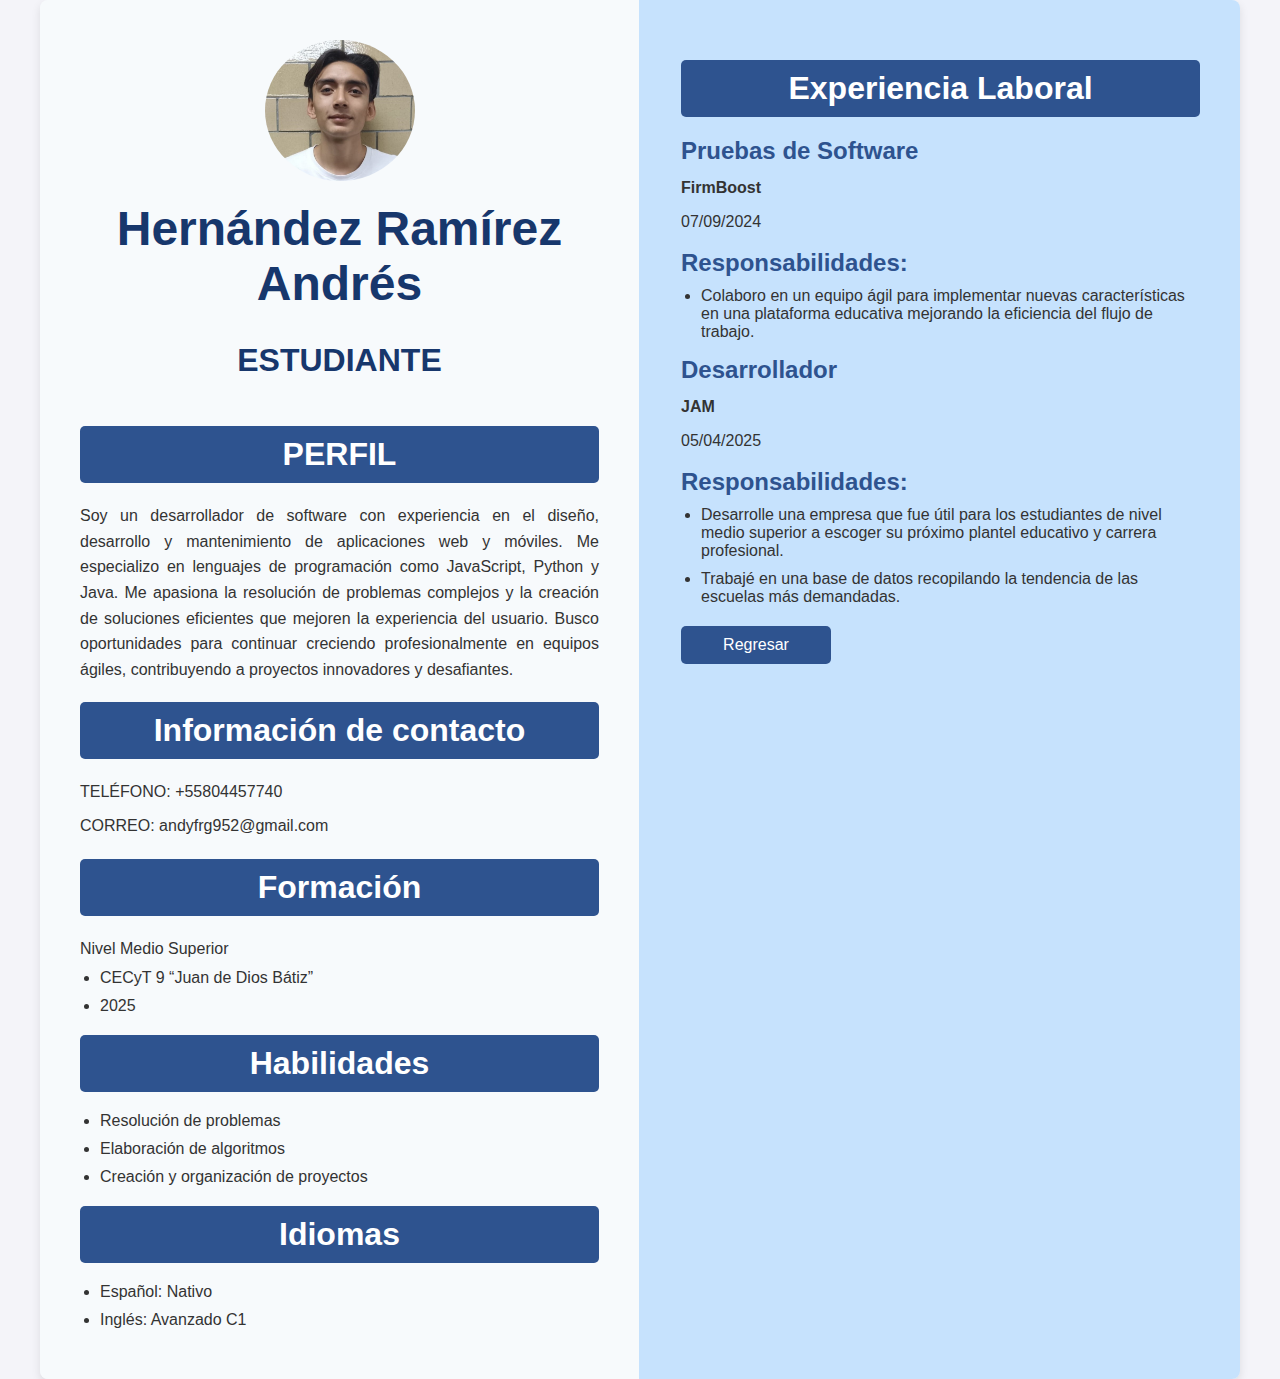
<file: CV-Andres.html>
<html>

<head>
    <meta charset="UTF-8">
    <meta name="viewport" content="width=device-width, initial-scale=1.0">
    <title>Curriculum</title>
    <style>
        body {
            margin: 0;
            padding: 0;
            height: 100%;
            font-family: Arial, sans-serif;
            background-color: #f4f4f9;
            color: #333;
        }

        .contenedor {
            display: flex;
            flex-direction: row;
            max-width: 1200px;
            margin: auto;
            min-height: 100vh;
            box-shadow: 0 4px 10px rgba(0, 0, 0, 0.1);
            border-radius: 8px;
            overflow: hidden;
        }

        .izquierda {
            background-color: #f7fafc;
            padding: 40px;
            flex: 1;
            border-right: 2px solid #c6e2fd;
        }

        .derecha {
            background-color: #c6e2fd;
            padding: 40px;
            flex: 1;
        }

        h1, h2, h3 {
            color: #2e538f;
            margin: 0.5em 0;
        }

        h1 {
            font-size: 2.5em;
            text-align: center;
            margin-top: 20px;
        }

        h2 {
            font-size: 2em;
            text-align: center;
            margin-top: 20px;
        }

        h3 {
            font-size: 1.5em;
            margin-top: 15px;
            margin-bottom: 10px;
        }

        p {
            text-align: justify;
            line-height: 1.6;
            margin: 0.5em 0;
        }

        img {
            border-radius: 50%;
            margin-bottom: 20px;
            display: block;
            margin-left: auto;
            margin-right: auto;
        }

        ul {
            padding-left: 20px;
            margin: 0.5em 0;
        }

        li {
            margin-bottom: 10px;
        }

        .header-title {
            font-size: 3em;
            font-weight: bold;
            text-align: center;
            color: #17376c;
            margin-top: 20px;
        }

        .header-subtitle {
            font-size: 2em;
            font-weight: bold;
            text-align: center;
            color: #17376c;
            margin-bottom: 40px;
        }

        .section-title {
            background-color: #2e538f;
            color: white;
            padding: 10px;
            border-radius: 5px;
            text-align: center;
            margin-bottom: 20px;
        }

        @media (max-width: 768px) {
            .contenedor {
                flex-direction: column;
            }

            .izquierda, .derecha {
                padding: 20px;
                border-right: none;
                border-bottom: 2px solid #c6e2fd;
            }

            h1 {
                font-size: 2em;
            }

            h2 {
                font-size: 1.5em;
            }

            h3 {
                font-size: 1.2em;
            }

            .header-title {
                font-size: 2.5em;
            }

            .header-subtitle {
                font-size: 1.5em;
            }
        }

        @media (max-width: 480px) {
            h1 {
                font-size: 1.8em;
            }

            h2 {
                font-size: 1.3em;
            }

            h3 {
                font-size: 1em;
            }

            .header-title {
                font-size: 2em;
            }

            .header-subtitle {
                font-size: 1.3em;
            }
        }

        .header-button {
    background-color: #2e538f;
    color: white;
    border: none;
    padding: 10px 20px;
    font-size: 1em;
    border-radius: 5px;
    cursor: pointer;
    margin-top: 20px;
    display: block;
    width: 150px;
    text-align: center;
}

.header-button:hover {
    background-color: #17376c;
}
    </style>
</head>

<body>

<div class="contenedor">

    <div class="izquierda">
        <div style="text-align: center;">
            <img src="Andy3.jpg" width="150px" alt="Profile Picture">
        </div>

        <h1 class="header-title">Hernández Ramírez Andrés</h1>
        <p class="header-subtitle">ESTUDIANTE</p>

        <h2 class="section-title">PERFIL</h2>
        <p>Soy un desarrollador de software con experiencia en el diseño, desarrollo y mantenimiento de aplicaciones web y móviles. Me especializo en lenguajes de programación como JavaScript, Python y Java. Me apasiona la resolución de problemas complejos y la creación de soluciones eficientes que mejoren la experiencia del usuario. Busco oportunidades para continuar creciendo profesionalmente en equipos ágiles, contribuyendo a proyectos innovadores y desafiantes.</p>

        <h2 class="section-title">Información de contacto</h2>
        <p>TELÉFONO: +55804457740</p>
        <p>CORREO: andyfrg952@gmail.com</p>

        <h2 class="section-title">Formación</h2>
        <p>Nivel Medio Superior</p>
        <ul>
            <li>CECyT 9 “Juan de Dios Bátiz”</li>
            <li>2025</li>
        </ul>

        <h2 class="section-title">Habilidades</h2>
        <ul>
            <li>Resolución de problemas</li>
            <li>Elaboración de algoritmos</li>
            <li>Creación y organización de proyectos</li>
        </ul>

        <h2 class="section-title">Idiomas</h2>
        <ul>
            <li>Español: Nativo</li>
            <li>Inglés: Avanzado C1</li>
        </ul>
    </div>

    <div class="derecha">
        <h2 class="section-title">Experiencia Laboral</h2>

        <h3>Pruebas de Software</h3>
        <p style="font-weight: bold;">FirmBoost</p>
        <p>07/09/2024</p>
        <h3>Responsabilidades:</h3>
        <ul>
            <li>Colaboro en un equipo ágil para implementar nuevas características en una plataforma educativa mejorando la eficiencia del flujo de trabajo.</li>
        </ul>

        <h3>Desarrollador</h3>
        <p style="font-weight: bold;">JAM</p>
        <p>05/04/2025</p>
        <h3>Responsabilidades:</h3>
        <ul>
            <li>Desarrolle una empresa que fue útil para los estudiantes de nivel medio superior a escoger su próximo plantel educativo y carrera profesional.</li>
            <li>Trabajé en una base de datos recopilando la tendencia de las escuelas más demandadas.</li>
        </ul>
        <button class="header-button" onclick="window.history.back();">Regresar</button>

    </div>

</div>

</body>

</html>
</file>
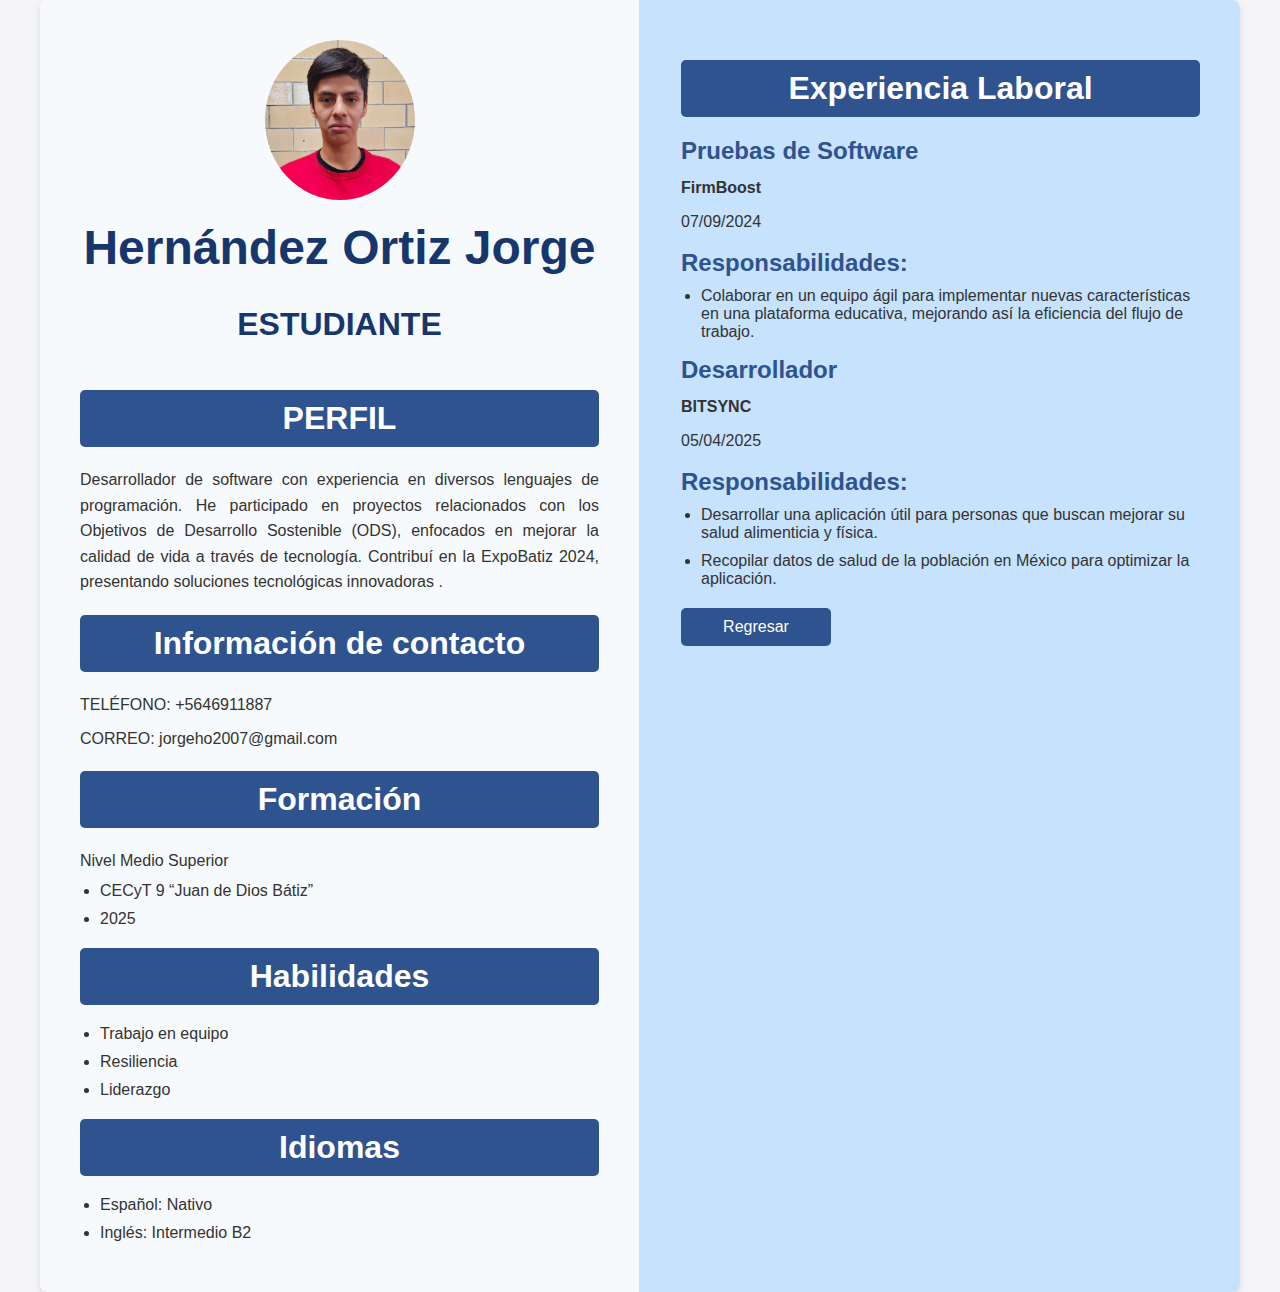
<file: CV-Jorge.html>
<html>

<head>
    <meta charset="UTF-8">
    <meta name="viewport" content="width=device-width, initial-scale=1.0">
    <title>Curriculum</title>
    <style>
        body {
            margin: 0;
            padding: 0;
            height: 100%;
            font-family: Arial, sans-serif;
            background-color: #f4f4f9;
            color: #333;
        }

        .contenedor {
            display: flex;
            flex-direction: row;
            max-width: 1200px;
            margin: auto;
            min-height: 100vh;
            box-shadow: 0 4px 10px rgba(0, 0, 0, 0.1);
            border-radius: 8px;
            overflow: hidden;
        }

        .izquierda {
            background-color: #f7fafc;
            padding: 40px;
            flex: 1;
            border-right: 2px solid #c6e2fd;
        }

        .derecha {
            background-color: #c6e2fd;
            padding: 40px;
            flex: 1;
        }

        h1, h2, h3 {
            color: #2e538f;
            margin: 0.5em 0;
        }

        h1 {
            font-size: 2.5em;
            text-align: center;
            margin-top: 20px;
        }

        h2 {
            font-size: 2em;
            text-align: center;
            margin-top: 20px;
        }

        h3 {
            font-size: 1.5em;
            margin-top: 15px;
            margin-bottom: 10px;
        }

        p {
            text-align: justify;
            line-height: 1.6;
            margin: 0.5em 0;
        }

        img {
            border-radius: 50%;
            margin-bottom: 20px;
            display: block;
            margin-left: auto;
            margin-right: auto;
        }

        ul {
            padding-left: 20px;
            margin: 0.5em 0;
        }

        li {
            margin-bottom: 10px;
        }

        .header-title {
            font-size: 3em;
            font-weight: bold;
            text-align: center;
            color: #17376c;
            margin-top: 20px;
        }

        .header-subtitle {
            font-size: 2em;
            font-weight: bold;
            text-align: center;
            color: #17376c;
            margin-bottom: 40px;
        }

        .section-title {
            background-color: #2e538f;
            color: white;
            padding: 10px;
            border-radius: 5px;
            text-align: center;
            margin-bottom: 20px;
        }

        @media (max-width: 768px) {
            .contenedor {
                flex-direction: column;
            }

            .izquierda, .derecha {
                padding: 20px;
                border-right: none;
                border-bottom: 2px solid #c6e2fd;
            }

            h1 {
                font-size: 2em;
            }

            h2 {
                font-size: 1.5em;
            }

            h3 {
                font-size: 1.2em;
            }

            .header-title {
                font-size: 2.5em;
            }

            .header-subtitle {
                font-size: 1.5em;
            }
        }

        @media (max-width: 480px) {
            h1 {
                font-size: 1.8em;
            }

            h2 {
                font-size: 1.3em;
            }

            h3 {
                font-size: 1em;
            }

            .header-title {
                font-size: 2em;
            }

            .header-subtitle {
                font-size: 1.3em;
            }
        }

        .header-button {
    background-color: #2e538f;
    color: white;
    border: none;
    padding: 10px 20px;
    font-size: 1em;
    border-radius: 5px;
    cursor: pointer;
    margin-top: 20px;
    display: block;
    width: 150px;
    text-align: center;
}

.header-button:hover {
    background-color: #17376c;
}
    </style>
</head>

<body>

<div class="contenedor">

    <div class="izquierda">
        <div style="text-align: center;">
            <img src="Jorch.jpg" width="150px" alt="Profile Picture">
        </div>

        <h1 class="header-title">Hernández Ortiz Jorge</h1>
        <p class="header-subtitle">ESTUDIANTE</p>

        <h2 class="section-title">PERFIL</h2>
        <p>Desarrollador de software con experiencia en diversos lenguajes de programación. He participado en proyectos relacionados con los Objetivos de Desarrollo Sostenible (ODS), enfocados en mejorar la calidad de vida a través de tecnología. Contribuí en la ExpoBatiz 2024, presentando soluciones tecnológicas innovadoras .</p>

        <h2 class="section-title">Información de contacto</h2>
        <p>TELÉFONO: +5646911887</p>
        <p>CORREO: jorgeho2007@gmail.com</p>

        <h2 class="section-title">Formación</h2>
        <p>Nivel Medio Superior</p>
        <ul>
            <li>CECyT 9 “Juan de Dios Bátiz”</li>
            <li>2025</li>
        </ul>

        <h2 class="section-title">Habilidades</h2>
        <ul>
            <li>Trabajo en equipo</li>
            <li>Resiliencia</li>
            <li>Liderazgo</li>
        </ul>

        <h2 class="section-title">Idiomas</h2>
        <ul>
            <li>Español: Nativo</li>
            <li>Inglés: Intermedio B2</li>
        </ul>
    </div>

    <div class="derecha">
        <h2 class="section-title">Experiencia Laboral</h2>

        <h3>Pruebas de Software</h3>
        <p style="font-weight: bold;">FirmBoost</p>
        <p>07/09/2024</p>
        <h3>Responsabilidades:</h3>
        <ul>
            <li>Colaborar en un equipo ágil para implementar nuevas características en una plataforma educativa, mejorando así la eficiencia del flujo de trabajo.</li>
        </ul>

        <h3>Desarrollador</h3>
        <p style="font-weight: bold;">BITSYNC</p>
        <p>05/04/2025</p>
        <h3>Responsabilidades:</h3>
        <ul>
            <li>Desarrollar una aplicación útil para personas que buscan mejorar su salud alimenticia y física.</li>
            <li>Recopilar datos de salud de la población en México para optimizar la aplicación.</li>
        </ul>
        <button class="header-button" onclick="window.history.back();">Regresar</button>

    </div>

</div>

</body>

</html>
</file>
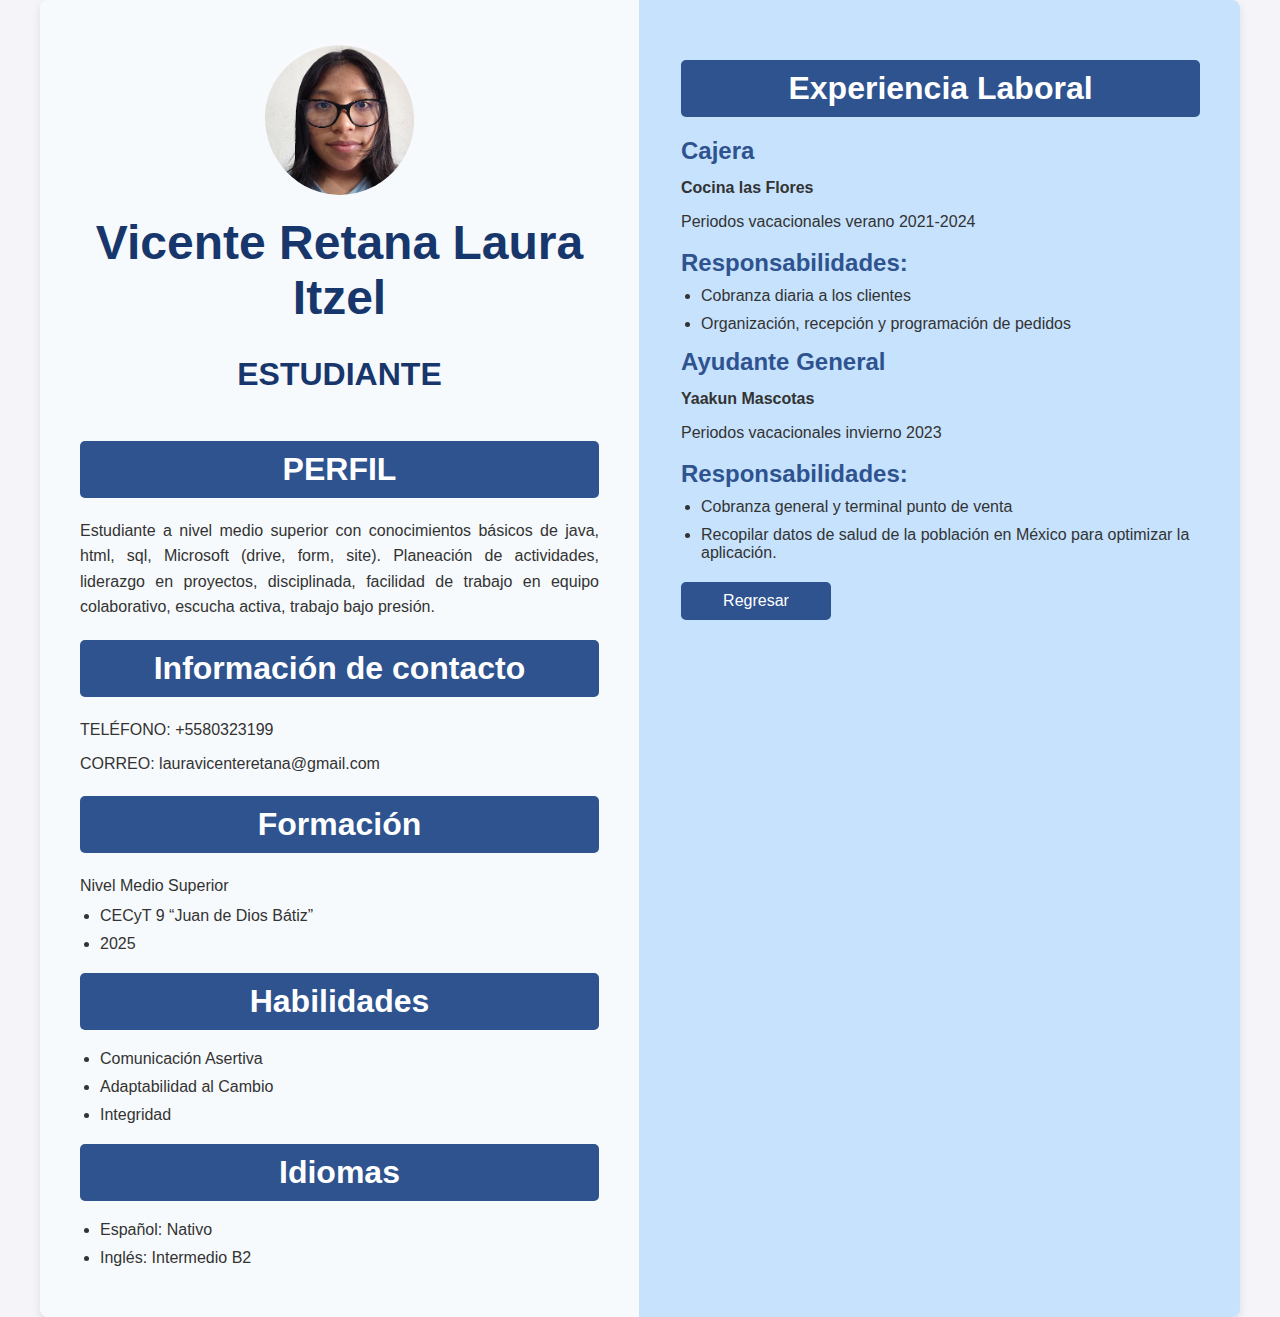
<file: CV-Laura.html>
<html>

<head>
    <meta charset="UTF-8">
    <meta name="viewport" content="width=device-width, initial-scale=1.0">
    <title>Curriculum</title>
    <style>

        body {
            margin: 0;
            padding: 0;
            height: 100%;
            font-family: Arial, sans-serif;
            background-color: #f4f4f9;
            color: #333;
        }

        .contenedor {
            display: flex;
            flex-direction: row;
            max-width: 1200px;
            margin: auto;
            min-height: 100vh;
            box-shadow: 0 4px 10px rgba(0, 0, 0, 0.1);
            border-radius: 8px;
            overflow: hidden;
        }

        .izquierda {
            background-color: #f7fafc;
            padding: 40px;
            flex: 1;
            border-right: 2px solid #c6e2fd;
        }

        .derecha {
            background-color: #c6e2fd;
            padding: 40px;
            flex: 1;
        }

        h1, h2, h3 {
            color: #2e538f;
            margin: 0.5em 0;
        }

        h1 {
            font-size: 2.5em;
            text-align: center;
            margin-top: 20px;
        }

        h2 {
            font-size: 2em;
            text-align: center;
            margin-top: 20px;
        }

        h3 {
            font-size: 1.5em;
            margin-top: 15px;
            margin-bottom: 10px;
        }

        p {
            text-align: justify;
            line-height: 1.6;
            margin: 0.5em 0;
        }

        img {
            border-radius: 50%;
            margin-bottom: 20px;
            display: block;
            margin-left: auto;
            margin-right: auto;
        }

        ul {
            padding-left: 20px;
            margin: 0.5em 0;
        }

        li {
            margin-bottom: 10px;
        }

        .header-title {
            font-size: 3em;
            font-weight: bold;
            text-align: center;
            color: #17376c;
            margin-top: 20px;
        }

        .header-subtitle {
            font-size: 2em;
            font-weight: bold;
            text-align: center;
            color: #17376c;
            margin-bottom: 40px;
        }

        .section-title {
            background-color: #2e538f;
            color: white;
            padding: 10px;
            border-radius: 5px;
            text-align: center;
            margin-bottom: 20px;
        }

        @media (max-width: 768px) {
            .contenedor {
                flex-direction: column;
            }

            .izquierda, .derecha {
                padding: 20px;
                border-right: none;
                border-bottom: 2px solid #c6e2fd;
            }

            h1 {
                font-size: 2em;
            }

            h2 {
                font-size: 1.5em;
            }

            h3 {
                font-size: 1.2em;
            }

            .header-title {
                font-size: 2.5em;
            }

            .header-subtitle {
                font-size: 1.5em;
            }
        }

        @media (max-width: 480px) {
            h1 {
                font-size: 1.8em;
            }

            h2 {
                font-size: 1.3em;
            }

            h3 {
                font-size: 1em;
            }

            .header-title {
                font-size: 2em;
            }

            .header-subtitle {
                font-size: 1.3em;
            }
        }

        .header-button {
    background-color: #2e538f;
    color: white;
    border: none;
    padding: 10px 20px;
    font-size: 1em;
    border-radius: 5px;
    cursor: pointer;
    margin-top: 20px;
    display: block;
    width: 150px;
    text-align: center;
}

.header-button:hover {
    background-color: #17376c;
}

    </style>
</head>

<body>

<div class="contenedor">

    <div class="izquierda">
        <div style="text-align: center;">
            <img src="Lau.png" width="150px" alt="Profile Picture">
        </div>

        <h1 class="header-title">Vicente Retana Laura Itzel
        </h1>
        <p class="header-subtitle">ESTUDIANTE</p>

        <h2 class="section-title">PERFIL</h2>
        <p>Estudiante a nivel medio superior con conocimientos básicos de java, html, sql, Microsoft (drive, form, site). Planeación de actividades, liderazgo en proyectos, disciplinada, facilidad de trabajo en equipo colaborativo, escucha activa, trabajo bajo presión.</p>

        <h2 class="section-title">Información de contacto</h2>
        <p>TELÉFONO: +5580323199</p>
        <p>CORREO: lauravicenteretana@gmail.com</p>

        <h2 class="section-title">Formación</h2>
        <p>Nivel Medio Superior</p>
        <ul>
            <li>CECyT 9 “Juan de Dios Bátiz”</li>
            <li>2025</li>
        </ul>

        <h2 class="section-title">Habilidades</h2>
        <ul>
            <li>Comunicación Asertiva</li>
            <li>Adaptabilidad al Cambio</li>
            <li>Integridad</li>
        </ul>

        <h2 class="section-title">Idiomas</h2>
        <ul>
            <li>Español: Nativo</li>
            <li>Inglés: Intermedio B2</li>
        </ul>
    </div>

    <div class="derecha">
        <h2 class="section-title">Experiencia Laboral</h2>

        <h3>Cajera</h3>
        <p style="font-weight: bold;">Cocina las Flores</p>
        <p>Periodos vacacionales verano 2021-2024</p>
        <h3>Responsabilidades:</h3>
        <ul>
            <li>Cobranza diaria a los clientes</li>
            <li>Organización, recepción y programación de pedidos</li>

        </ul>

        <h3>Ayudante General</h3>
        <p style="font-weight: bold;">Yaakun Mascotas

        </p>
        <p>Periodos vacacionales invierno 2023</p>
        <h3>Responsabilidades:</h3>
        <ul>
            <li>Cobranza general y terminal punto de venta
</li>
            <li>Recopilar datos de salud de la población en México para optimizar la aplicación.</li>
        </ul>
        <button class="header-button" onclick="window.history.back();">Regresar</button>

    </div>

    
</div>

</body>

</html>
</file>
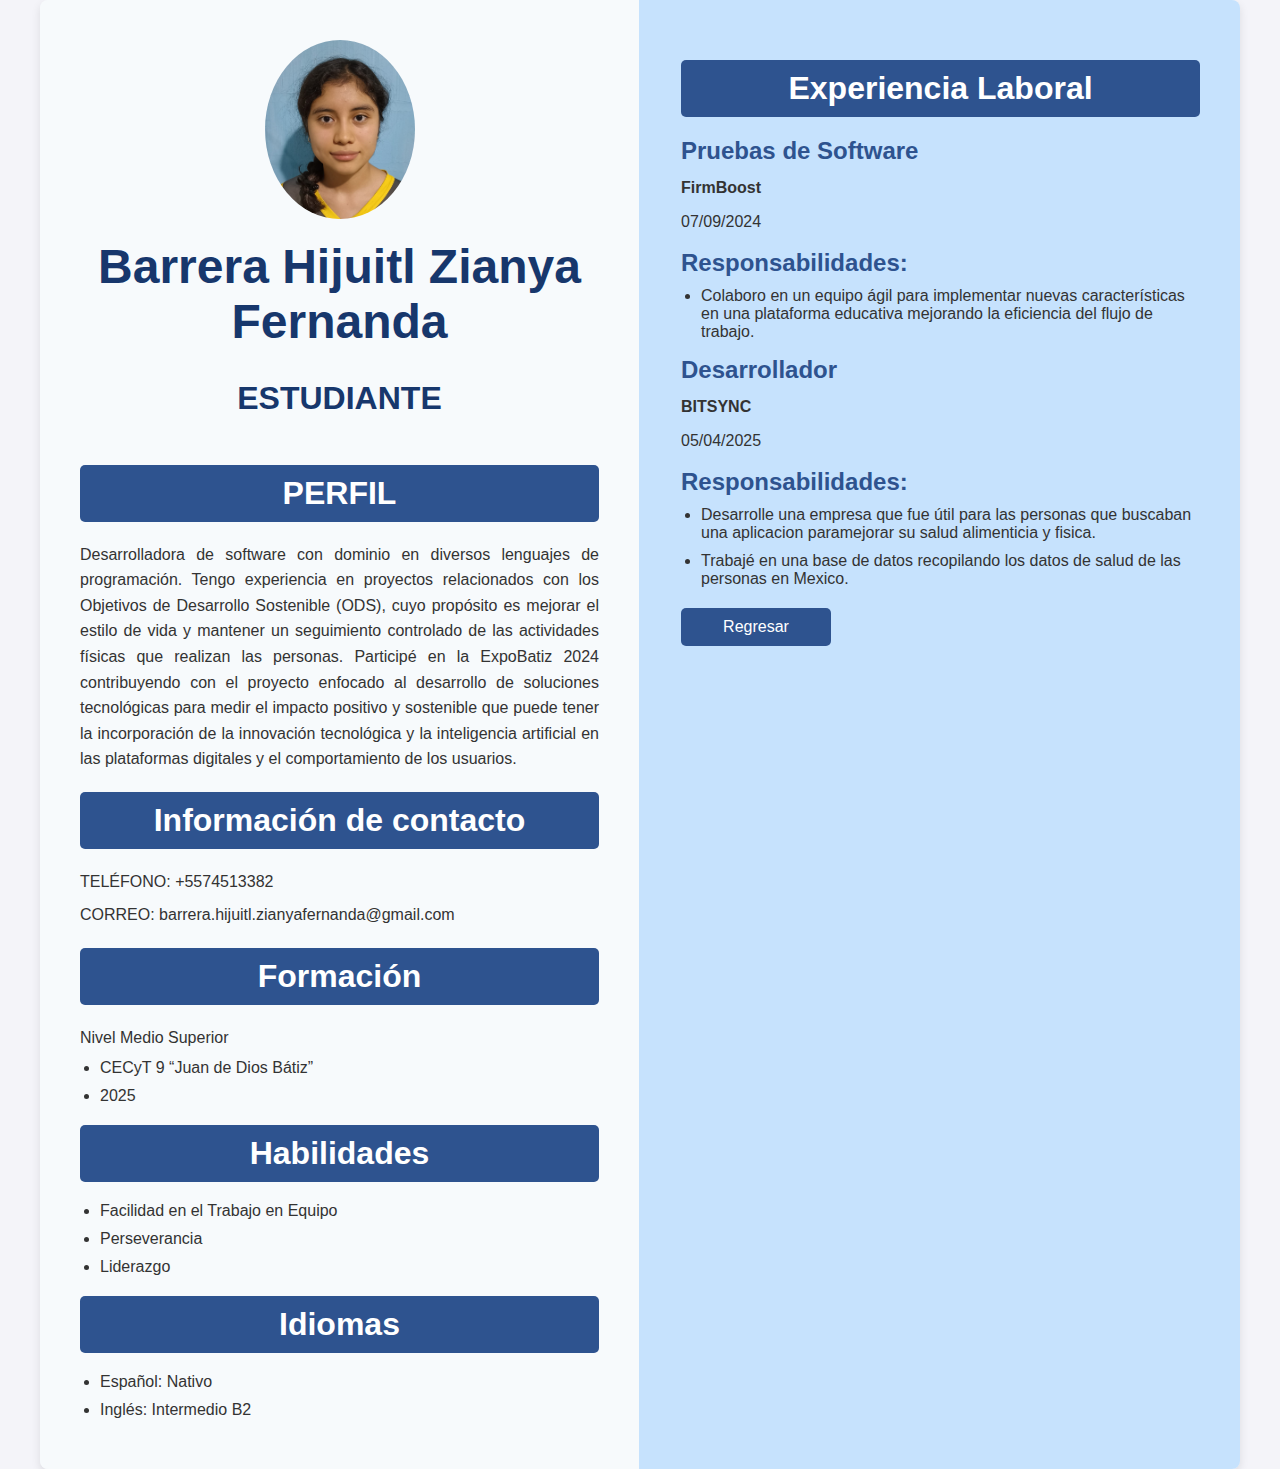
<file: CV-Zianya.html>
<html>

<head>
    <meta charset="UTF-8">
    <meta name="viewport" content="width=device-width, initial-scale=1.0">
    <title>Curriculum</title>
    <style>
        body {
            margin: 0;
            padding: 0;
            height: 100%;
            font-family: Arial, sans-serif;
            background-color: #f4f4f9;
            color: #333;
        }

        .contenedor {
            display: flex;
            flex-direction: row;
            max-width: 1200px;
            margin: auto;
            min-height: 100vh;
            box-shadow: 0 4px 10px rgba(0, 0, 0, 0.1);
            border-radius: 8px;
            overflow: hidden;
        }

        .izquierda {
            background-color: #f7fafc;
            padding: 40px;
            flex: 1;
            border-right: 2px solid #c6e2fd;
        }

        .derecha {
            background-color: #c6e2fd;
            padding: 40px;
            flex: 1;
        }

        h1, h2, h3 {
            color: #2e538f;
            margin: 0.5em 0;
        }

        h1 {
            font-size: 2.5em;
            text-align: center;
            margin-top: 20px;
        }

        h2 {
            font-size: 2em;
            text-align: center;
            margin-top: 20px;
        }

        h3 {
            font-size: 1.5em;
            margin-top: 15px;
            margin-bottom: 10px;
        }

        p {
            text-align: justify;
            line-height: 1.6;
            margin: 0.5em 0;
        }

        img {
            border-radius: 50%;
            margin-bottom: 20px;
            display: block;
            margin-left: auto;
            margin-right: auto;
        }

        ul {
            padding-left: 20px;
            margin: 0.5em 0;
        }

        li {
            margin-bottom: 10px;
        }

        .header-title {
            font-size: 3em;
            font-weight: bold;
            text-align: center;
            color: #17376c;
            margin-top: 20px;
        }

        .header-subtitle {
            font-size: 2em;
            font-weight: bold;
            text-align: center;
            color: #17376c;
            margin-bottom: 40px;
        }

        .section-title {
            background-color: #2e538f;
            color: white;
            padding: 10px;
            border-radius: 5px;
            text-align: center;
            margin-bottom: 20px;
        }

        @media (max-width: 768px) {
            .contenedor {
                flex-direction: column;
            }

            .izquierda, .derecha {
                padding: 20px;
                border-right: none;
                border-bottom: 2px solid #c6e2fd;
            }

            h1 {
                font-size: 2em;
            }

            h2 {
                font-size: 1.5em;
            }

            h3 {
                font-size: 1.2em;
            }

            .header-title {
                font-size: 2.5em;
            }

            .header-subtitle {
                font-size: 1.5em;
            }
        }

        @media (max-width: 480px) {
            h1 {
                font-size: 1.8em;
            }

            h2 {
                font-size: 1.3em;
            }

            h3 {
                font-size: 1em;
            }

            .header-title {
                font-size: 2em;
            }

            .header-subtitle {
                font-size: 1.3em;
            }
        }

        .header-button {
    background-color: #2e538f;
    color: white;
    border: none;
    padding: 10px 20px;
    font-size: 1em;
    border-radius: 5px;
    cursor: pointer;
    margin-top: 20px;
    display: block;
    width: 150px;
    text-align: center;
}

.header-button:hover {
    background-color: #17376c;
}
    </style>
</head>

<body>

<div class="contenedor">

    <div class="izquierda">
        <div style="text-align: center;">
            <img src="Zian.jpeg" width="150px" alt="Profile Picture">
        </div>

        <h1 class="header-title">Barrera Hijuitl Zianya Fernanda</h1>
        <p class="header-subtitle">ESTUDIANTE</p>

        <h2 class="section-title">PERFIL</h2>
        <p>Desarrolladora de software con dominio en diversos lenguajes de programación. Tengo experiencia en proyectos relacionados con los Objetivos de Desarrollo Sostenible (ODS), cuyo propósito es mejorar el estilo de vida y mantener un seguimiento controlado de las actividades físicas que realizan las personas. Participé en la ExpoBatiz 2024 contribuyendo con el proyecto enfocado al desarrollo de soluciones tecnológicas para medir el impacto positivo y sostenible que puede tener la incorporación de la innovación tecnológica y la inteligencia artificial en las plataformas digitales y el comportamiento de los usuarios.</p>

        <h2 class="section-title">Información de contacto</h2>
        <p>TELÉFONO: +5574513382</p>
        <p>CORREO: barrera.hijuitl.zianyafernanda@gmail.com</p>

        <h2 class="section-title">Formación</h2>
        <p>Nivel Medio Superior</p>
        <ul>
            <li>CECyT 9 “Juan de Dios Bátiz”</li>
            <li>2025</li>
        </ul>

        <h2 class="section-title">Habilidades</h2>
        <ul>
            <li>Facilidad en el Trabajo en Equipo</li>
            <li>Perseverancia</li>
            <li>Liderazgo</li>
        </ul>

        <h2 class="section-title">Idiomas</h2>
        <ul>
            <li>Español: Nativo</li>
            <li>Inglés: Intermedio B2</li>
        </ul>
    </div>

    <div class="derecha">
        <h2 class="section-title">Experiencia Laboral</h2>

        <h3>Pruebas de Software</h3>
        <p style="font-weight: bold;">FirmBoost</p>
        <p>07/09/2024</p>
        <h3>Responsabilidades:</h3>
        <ul>
            <li>Colaboro en un equipo ágil para implementar nuevas características en una plataforma educativa mejorando la eficiencia del flujo de trabajo.</li>
        </ul>

        <h3>Desarrollador</h3>
        <p style="font-weight: bold;">BITSYNC</p>
        <p>05/04/2025</p>
        <h3>Responsabilidades:</h3>
        <ul>
            <li>Desarrolle una empresa que fue útil para las personas que buscaban una aplicacion paramejorar su salud alimenticia y fisica.</li>
            <li>Trabajé en una base de datos recopilando los datos de salud de las personas en Mexico.</li>
        </ul>
        <button class="header-button" onclick="window.history.back();">Regresar</button>

    </div>

</div>

</body>

</html>
</file>
